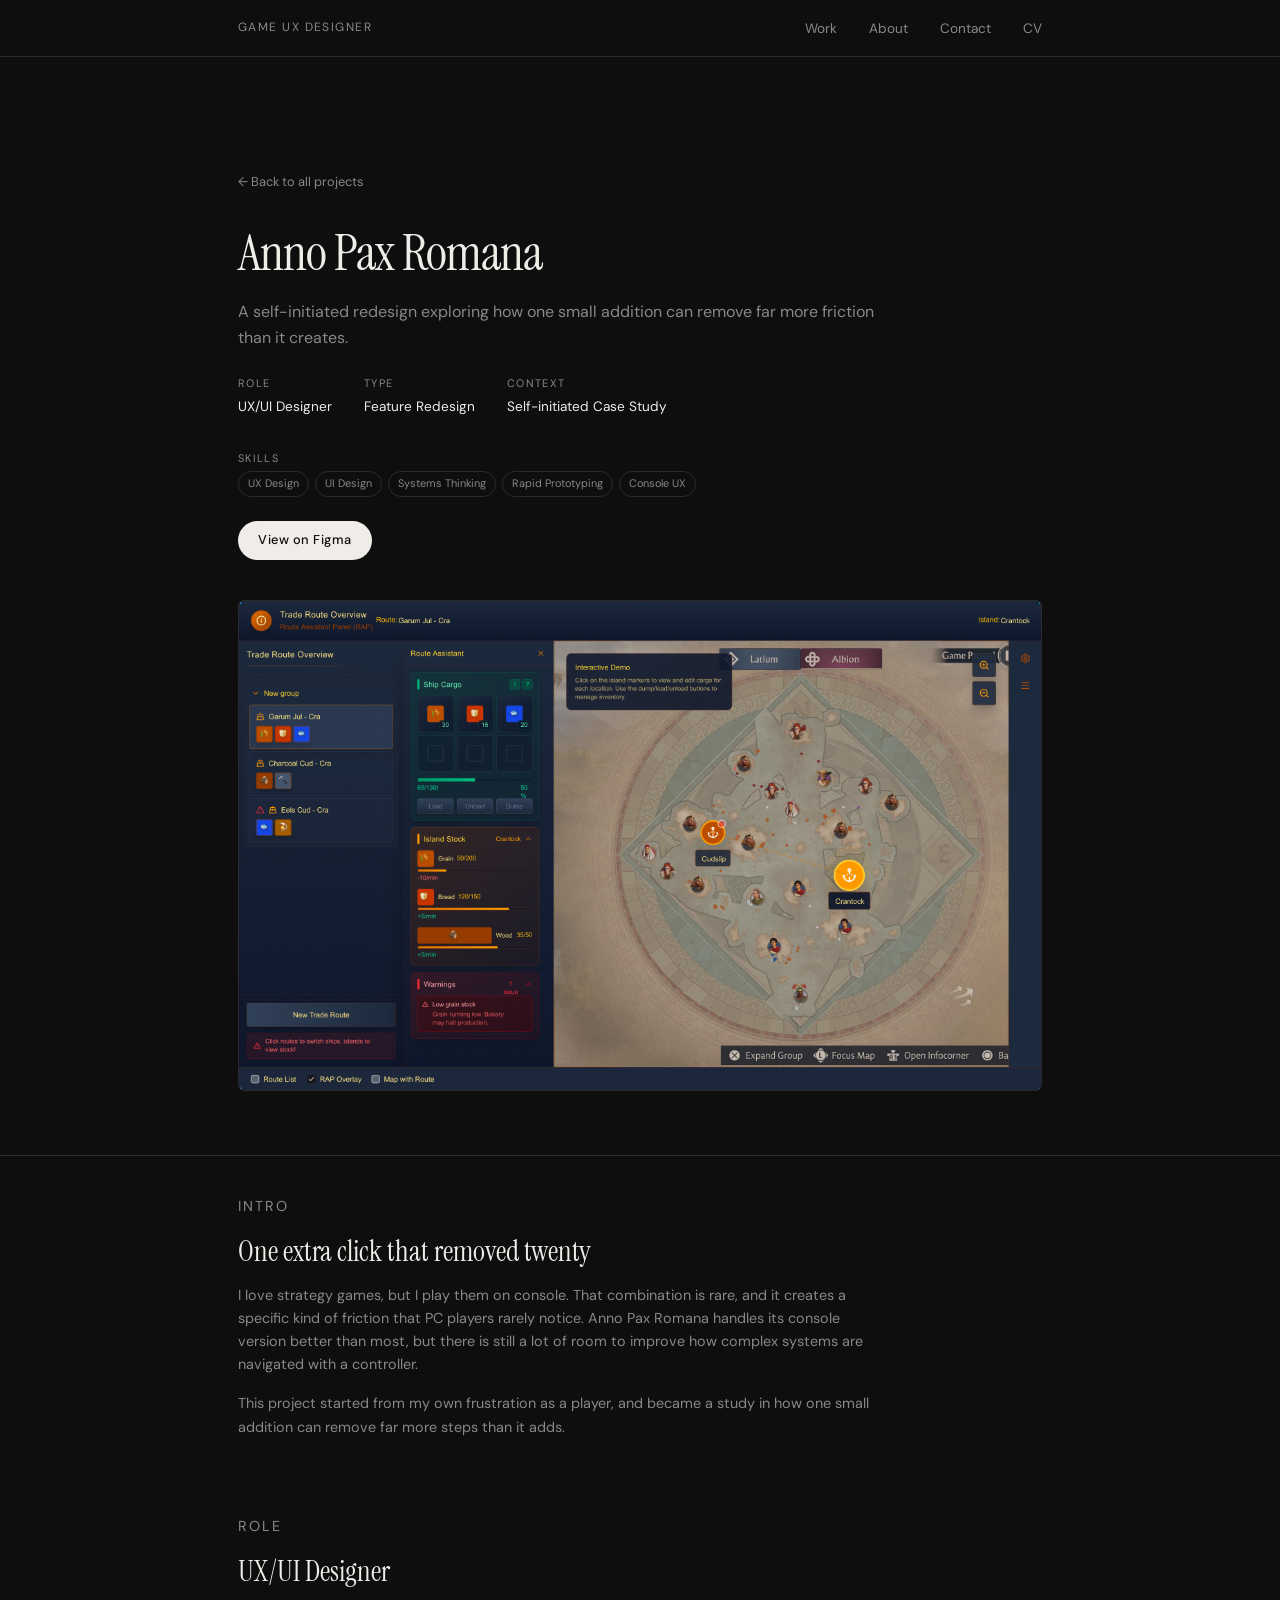
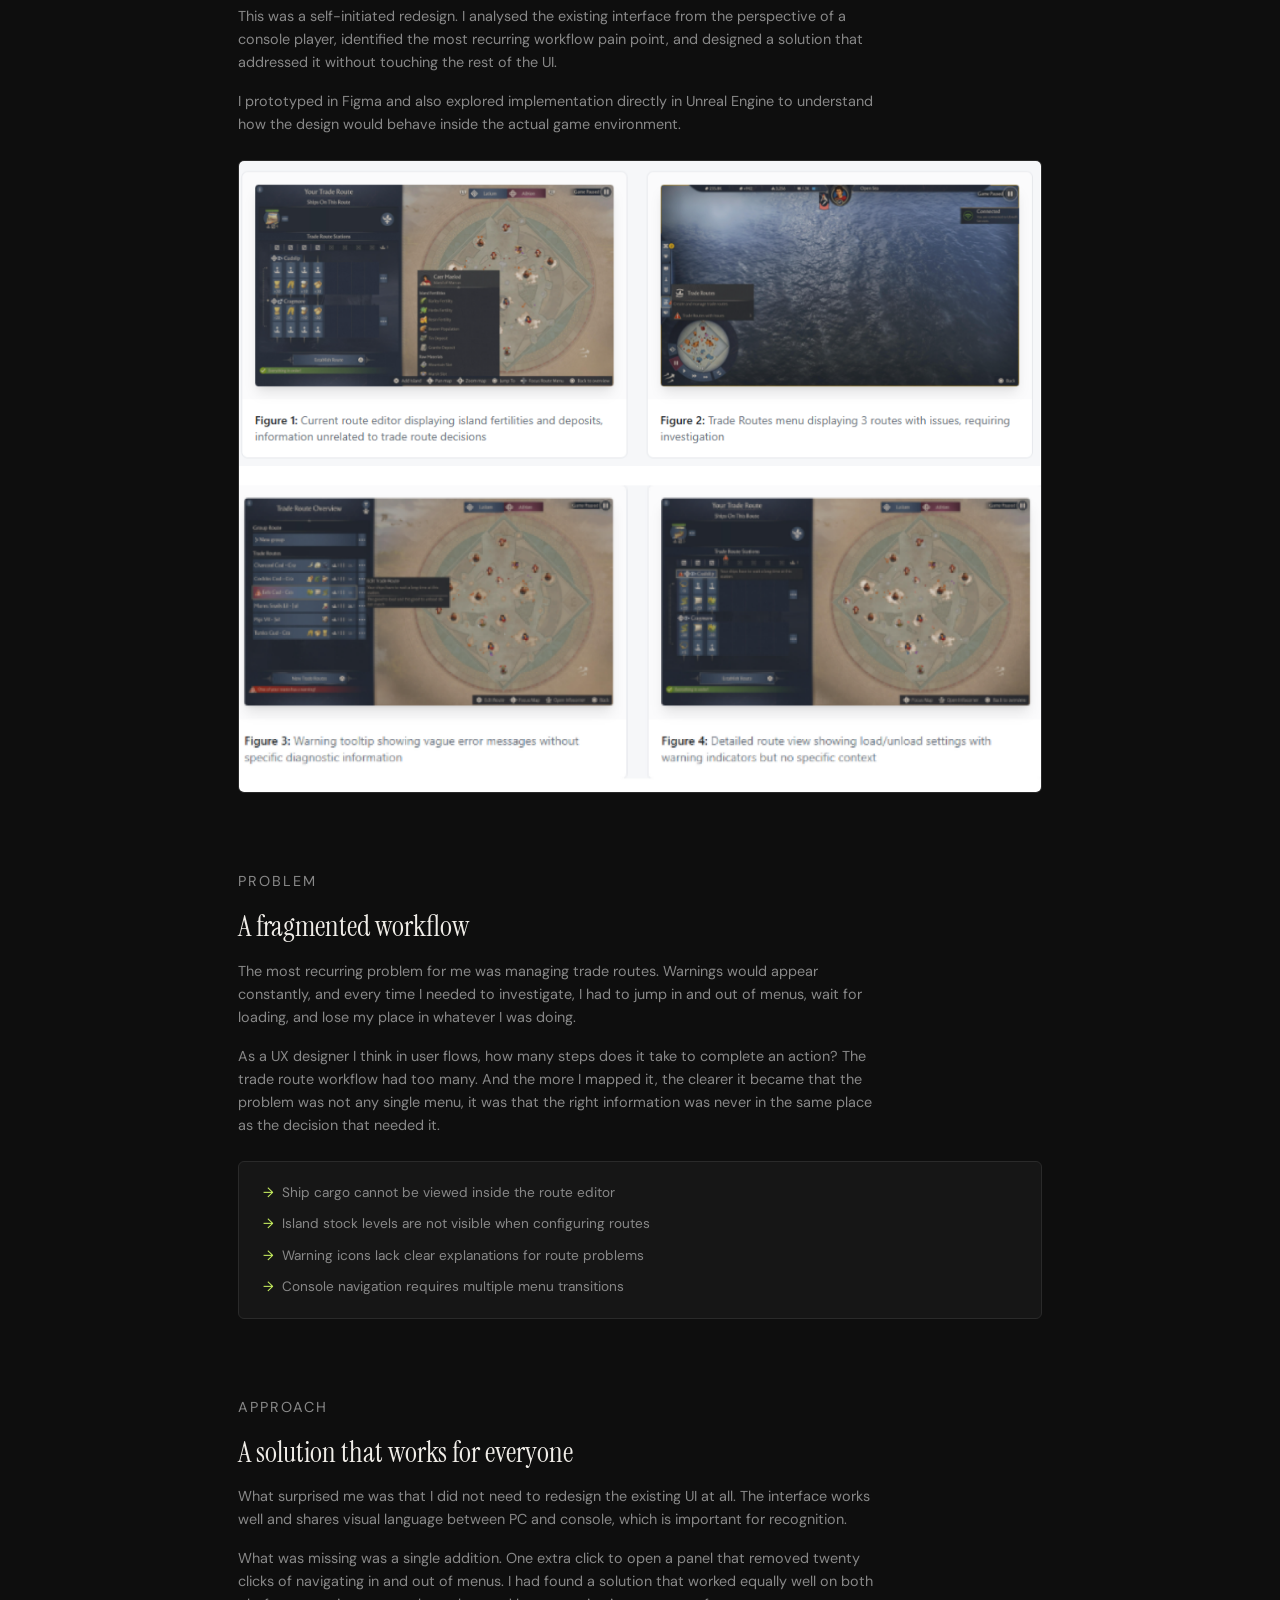
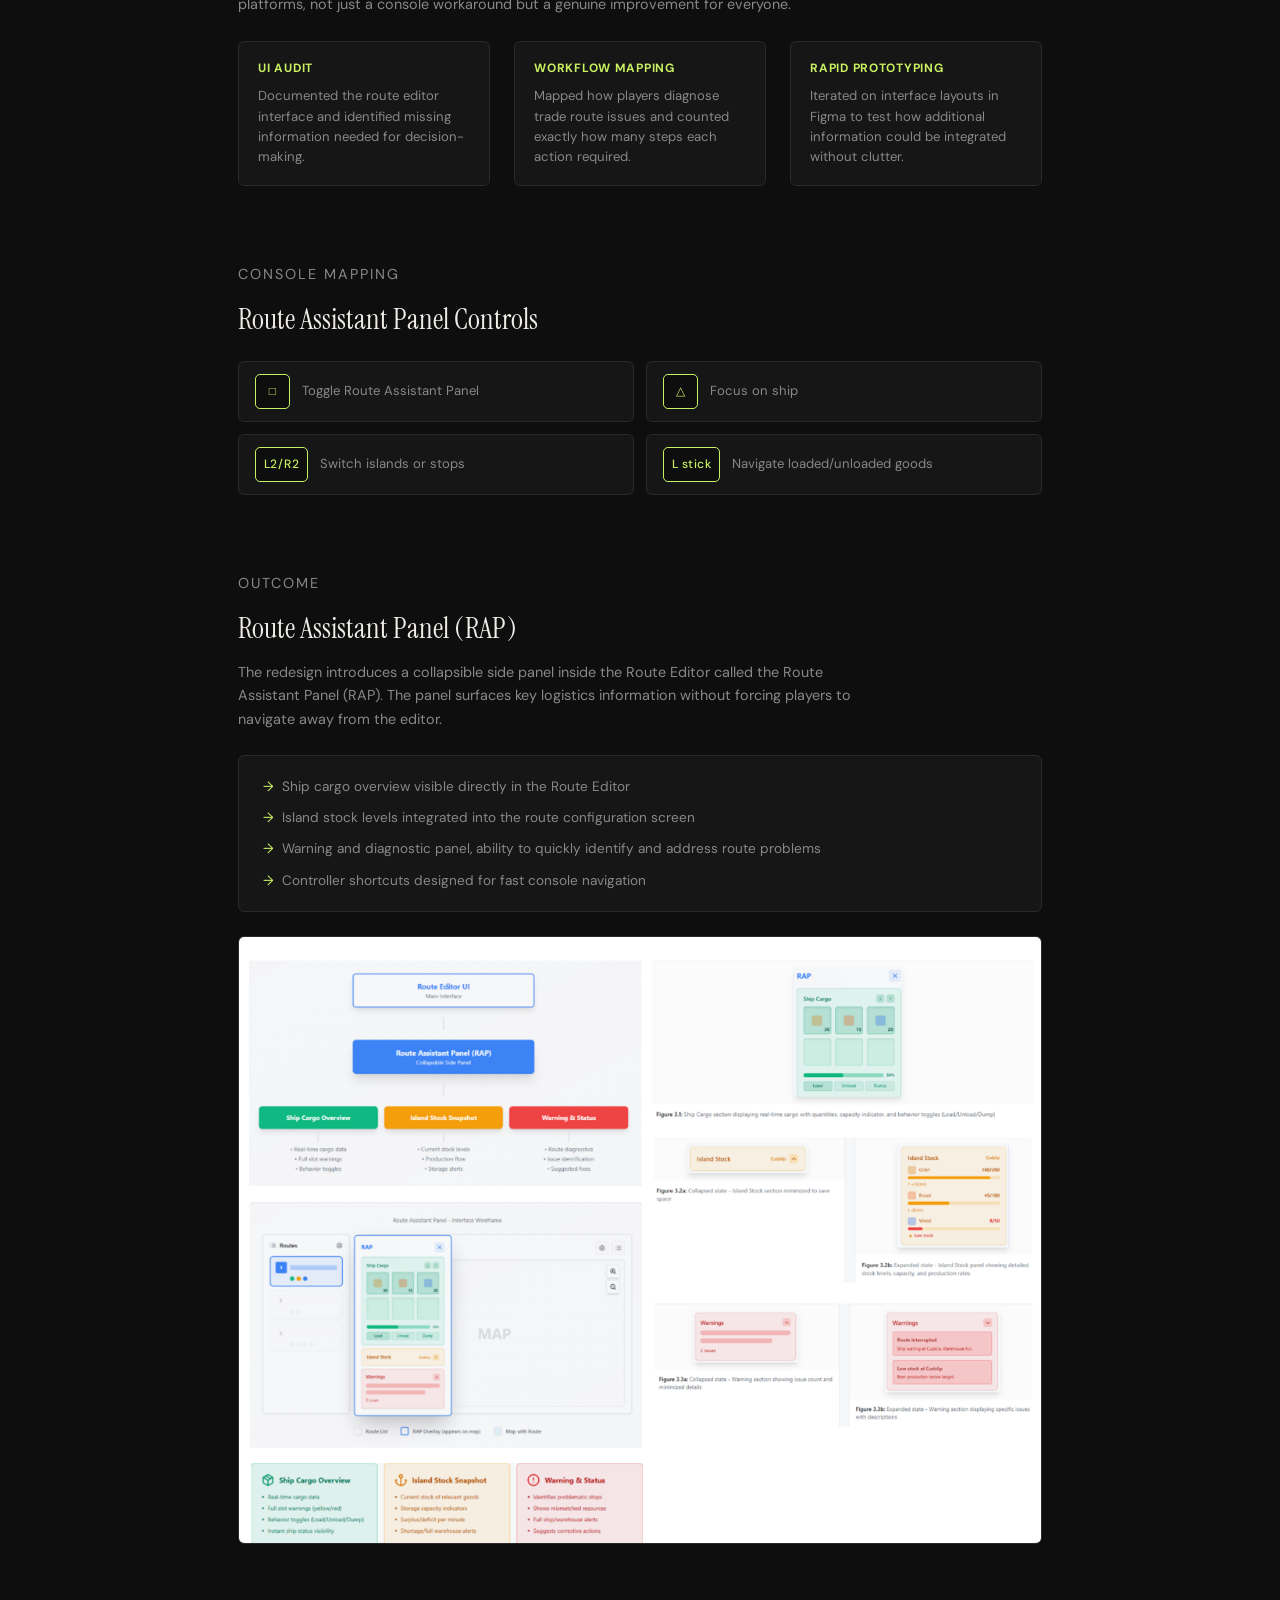
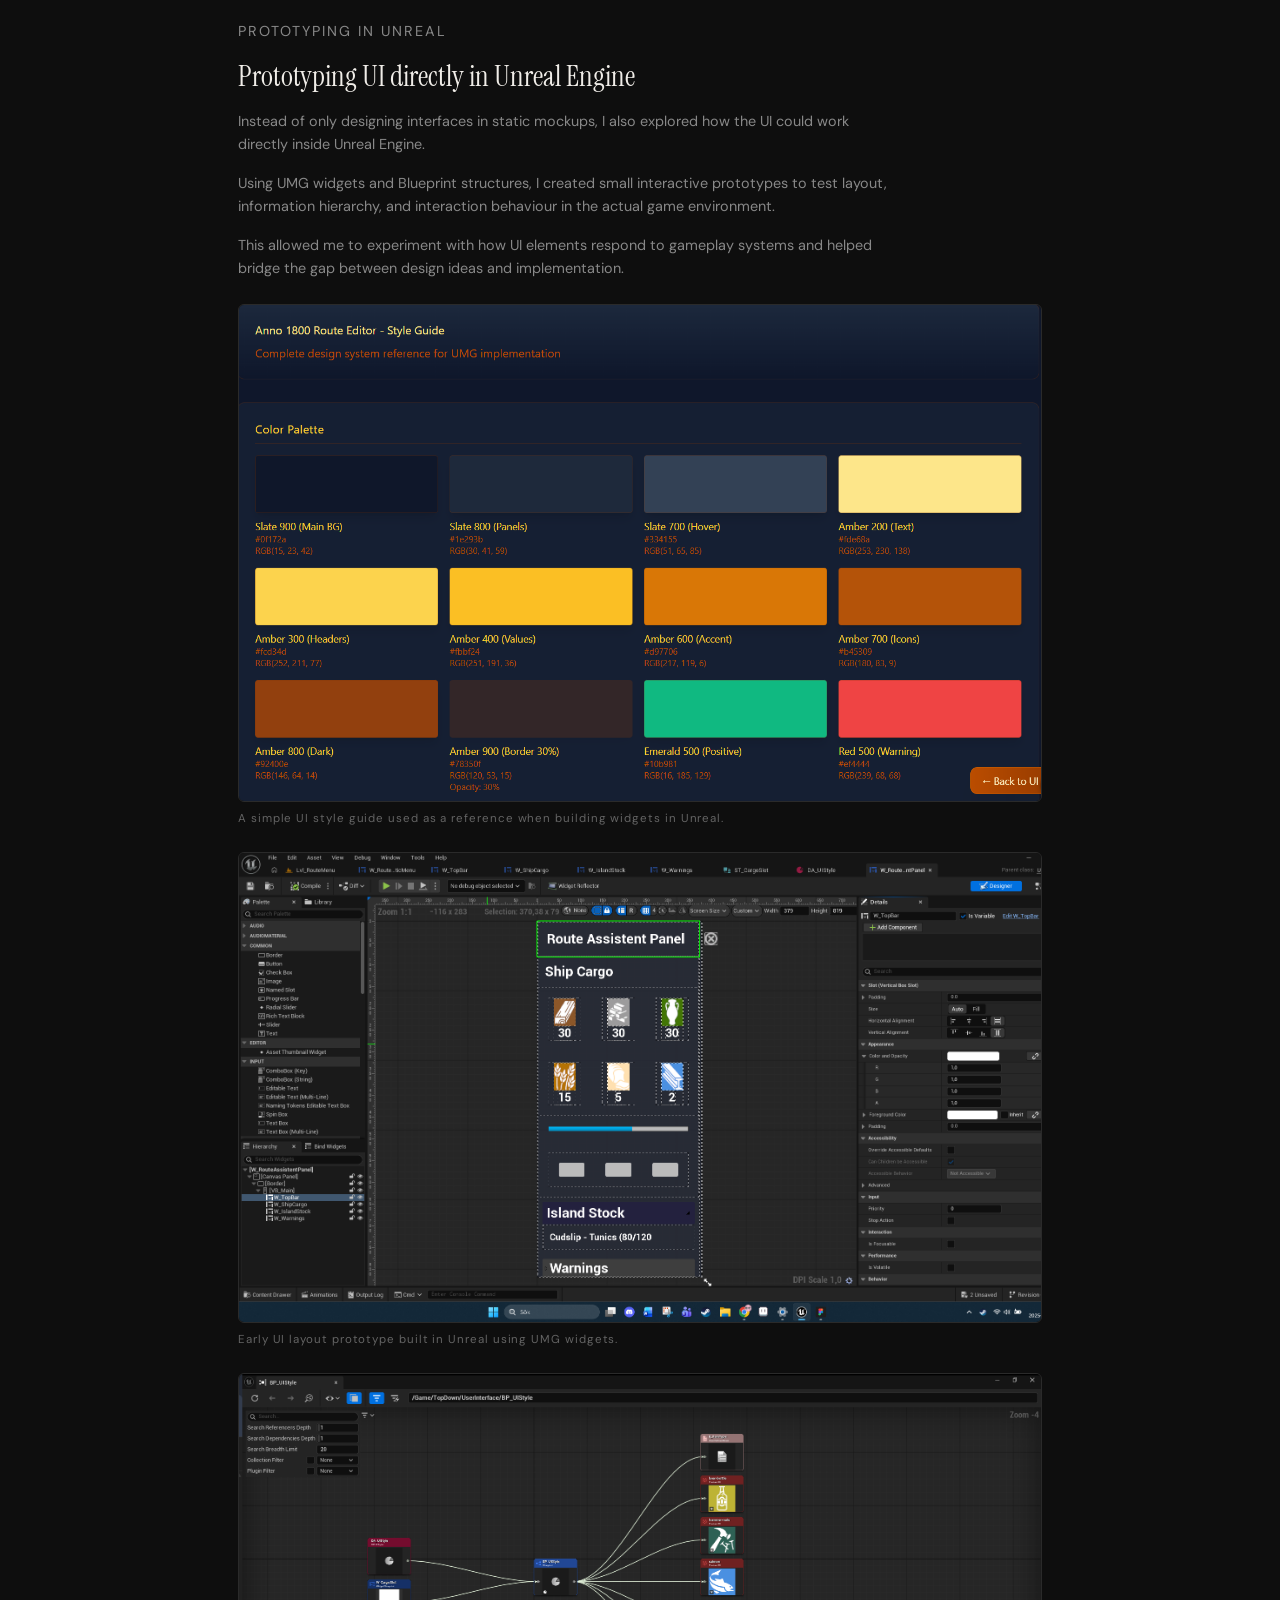
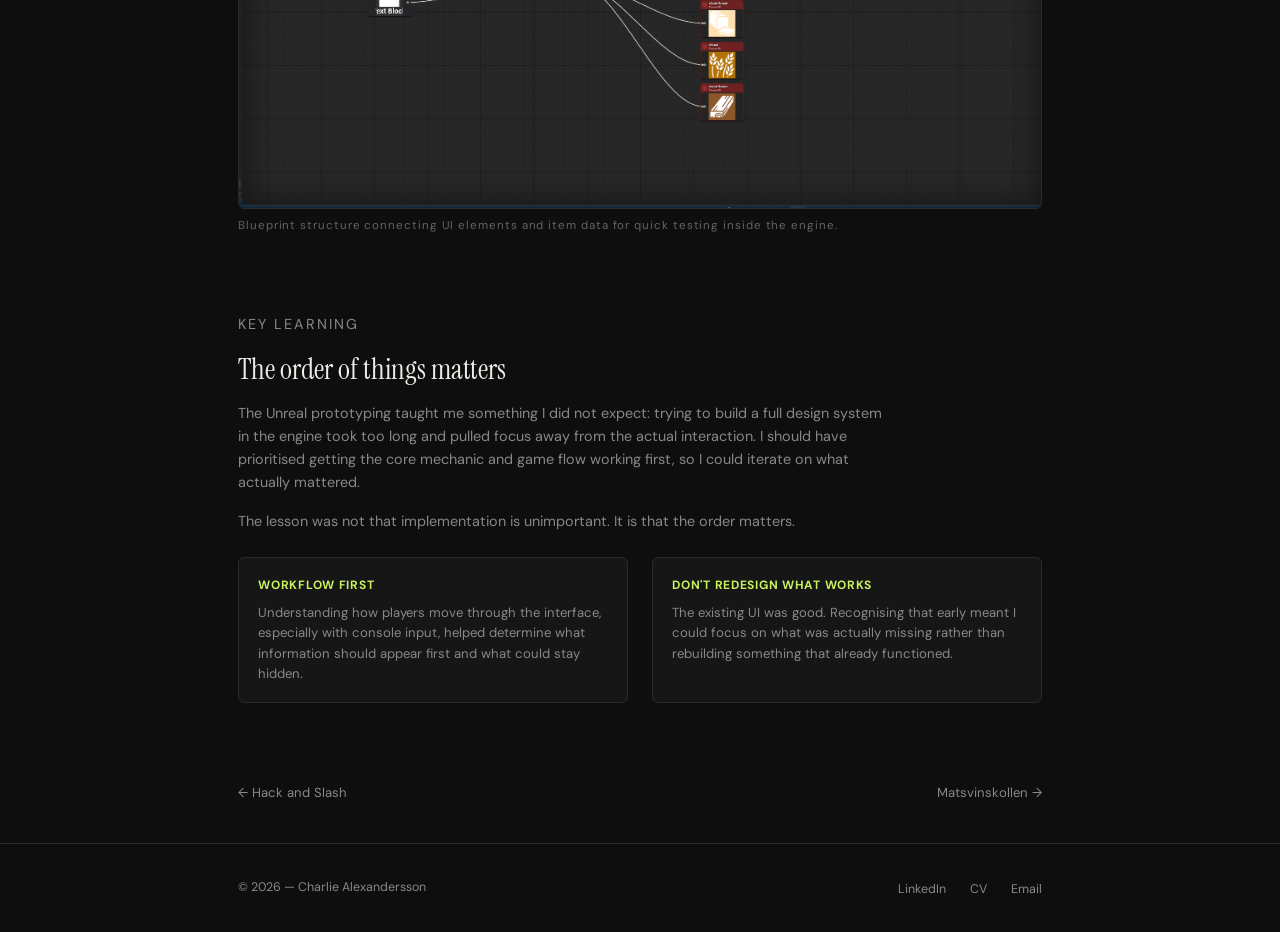
<file: anno-pax-romana.html>
<!DOCTYPE html>
<html lang="en">
<head>
  <meta charset="UTF-8" />
  <meta name="viewport" content="width=device-width, initial-scale=1.0" />
  <title>Case Study – Charlie Alexandersson</title>
  <link rel="stylesheet" href="styles/style.css" />
</head>
<body>

  <!-- NAV -->
  <nav class="p-nav">
    <div class="p-container">
      <a href="index.html" class="p-nav-logo">Game UX Designer</a>
      <ul class="p-nav-links">
        <li><a href="index.html#work">Work</a></li>
        <li><a href="index.html#about">About</a></li>
        <li><a href="mailto:charlie.alexandersson@hotmail.com">Contact</a></li>
        <li><a href="cv.html">CV</a></li>
      </ul>
    </div>
  </nav>

  <!-- HERO — populated by case.js -->
  <section class="case-hero">
    <div class="p-container">
      <a href="index.html#work" class="case-back">&larr; Back to all projects</a>
      <h1 id="cs-title"></h1>
      <p class="case-subtitle" id="cs-subtitle"></p>
      <div class="case-meta">
        <div class="case-meta-item">
          <span class="case-meta-label">Role</span>
          <span class="case-meta-value" id="cs-meta-role"></span>
        </div>
        <div class="case-meta-item">
          <span class="case-meta-label">Type</span>
          <span class="case-meta-value" id="cs-meta-type"></span>
        </div>
        <div class="case-meta-item">
          <span class="case-meta-label">Context</span>
          <span class="case-meta-value" id="cs-meta-context"></span>
        </div>
        <div class="case-meta-item">
          <span class="case-meta-label">Skills</span>
          <div class="tag-list" id="cs-meta-skills"></div>
        </div>
      </div>
      <div class="case-links" id="cs-links"></div>
      <img id="cs-cover" class="case-cover" src="" alt="" />
    </div>
  </section>

  <!-- SECTIONS — built by case.js -->
  <div id="cs-sections"></div>

  <!-- PROJECT NAV — built by case.js -->
  <div class="p-container">
    <div class="case-nav" id="cs-nav"></div>
  </div>

  <!-- FOOTER -->
  <footer class="p-footer">
    <div class="p-container">
      <p>&copy; 2026 — Charlie Alexandersson</p>
      <ul class="p-footer-links">
        <li><a href="https://se.linkedin.com/in/charlie-alexandersson-ux-designer" target="_blank">LinkedIn</a></li>
        <li><a href="cv.html">CV</a></li>
        <li><a href="mailto:charlie.alexandersson@hotmail.com">Email</a></li>
      </ul>
    </div>
  </footer>

  <button class="back-to-top" aria-label="Back to top">&uarr;</button>

  <script src="scripts/case.js"></script>
  <script>
    const backToTop = document.querySelector('.back-to-top');
    window.addEventListener('scroll', () => { backToTop.classList.toggle('visible', window.scrollY > 400); });
    backToTop.addEventListener('click', () => { window.scrollTo({ top: 0, behavior: 'smooth' }); });
  </script>
</body>
</html>
</file>
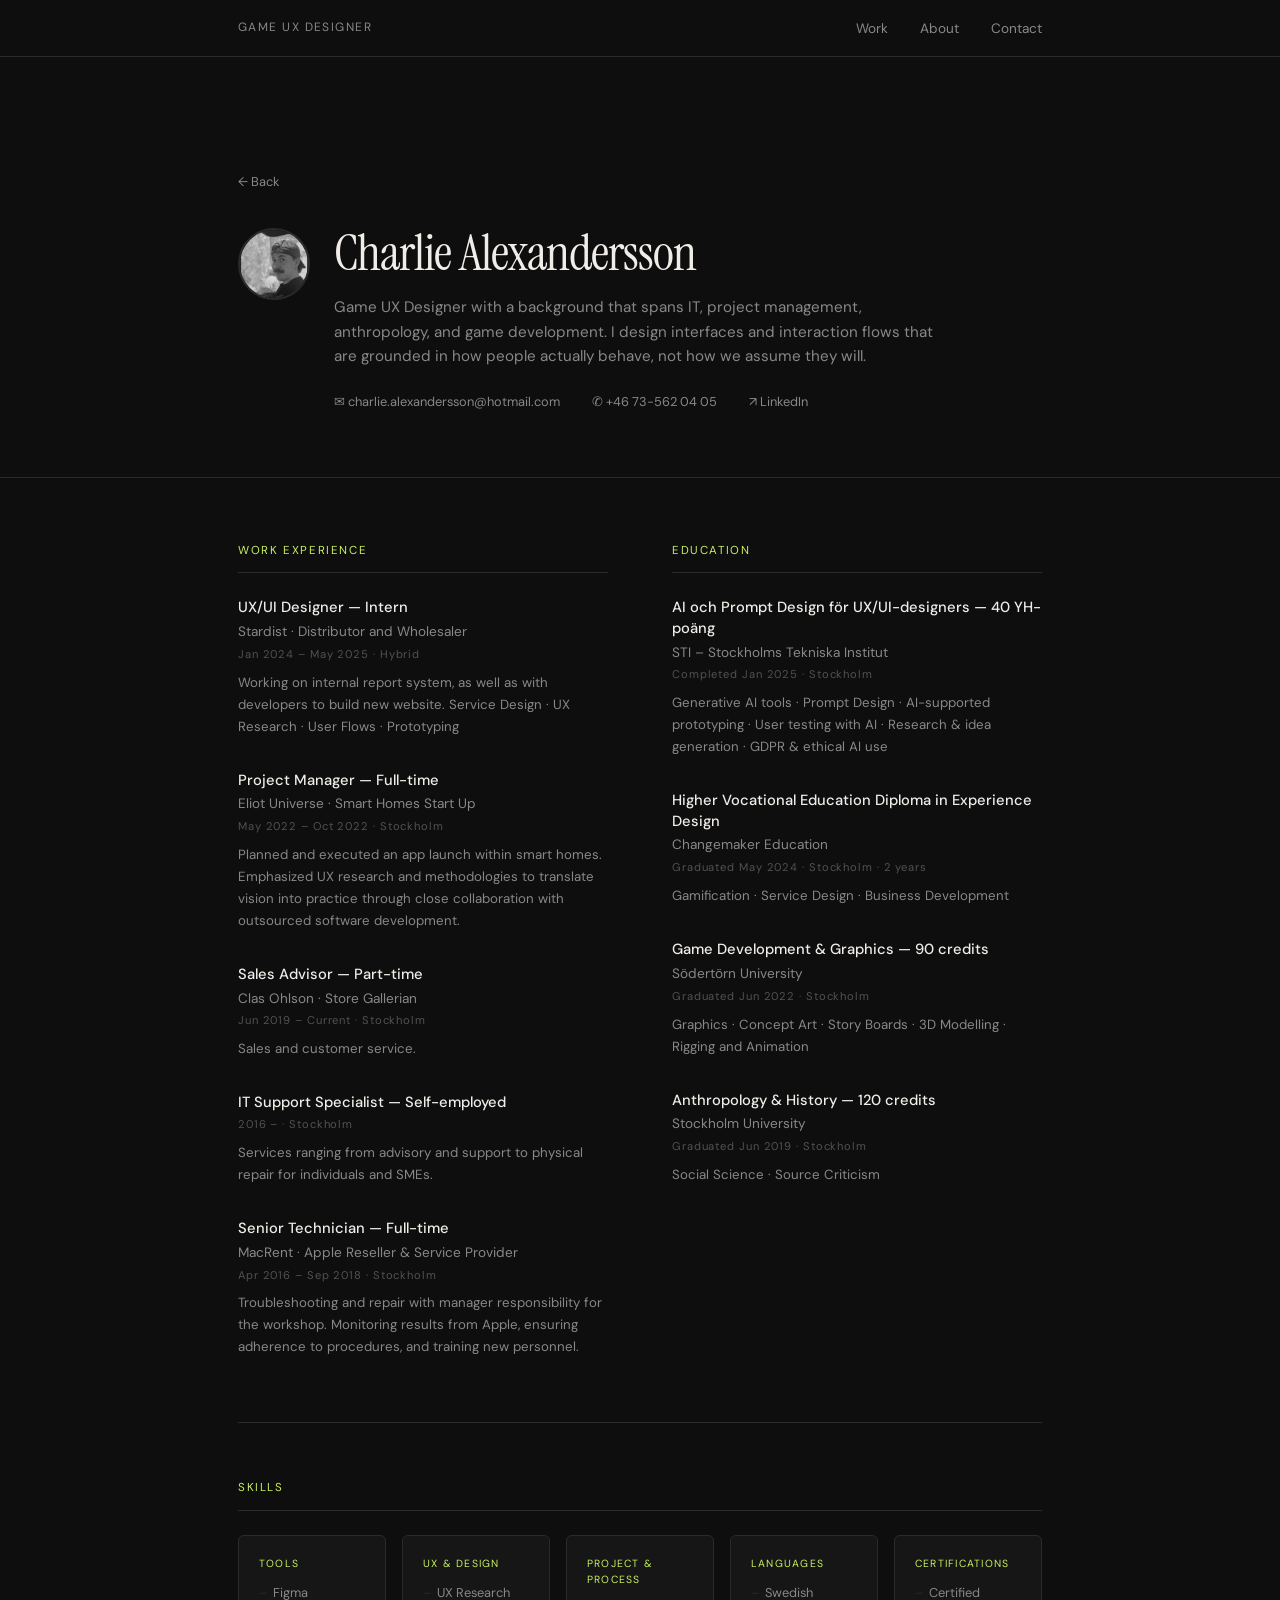
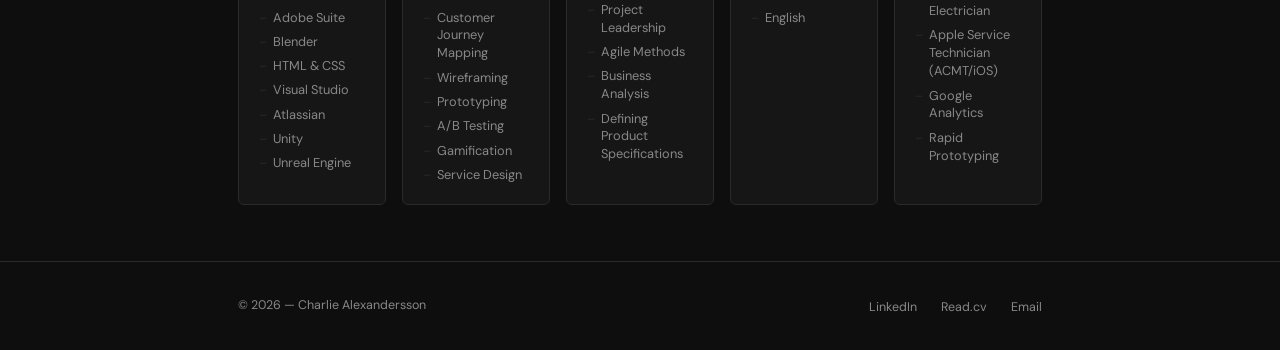
<file: cv.html>
<!DOCTYPE html>
<html lang="en">
<head>
  <meta charset="UTF-8" />
  <meta name="viewport" content="width=device-width, initial-scale=1.0" />
  <title>CV – Charlie Alexandersson</title>
  <link rel="stylesheet" href="styles/style.css" />
  <style>
    .cv-hero {
      padding-top: clamp(3rem, 10vw, 7rem);
      padding-bottom: clamp(2rem, 6vw, 4rem);
      border-bottom: 1px solid var(--border);
    }

    .cv-hero-inner {
      display: flex;
      align-items: flex-start;
      gap: 1.5rem;
    }

    .cv-avatar-btn {
      flex-shrink: 0;
      width: 72px;
      height: 72px;
      border-radius: 50%;
      overflow: hidden;
      border: 2px solid var(--border);
      cursor: pointer;
      background: none;
      padding: 0;
      margin-top: 0.25rem;
      transition: border-color 0.2s;
    }

    .cv-avatar-btn:hover { border-color: var(--accent); }

    .cv-avatar-btn img {
      width: 100%;
      height: 100%;
      object-fit: cover;
      object-position: center 15%;
      filter: grayscale(20%);
      display: block;
    }

    .cv-lightbox {
      position: fixed;
      inset: 0;
      background: rgba(0,0,0,0.85);
      display: flex;
      align-items: center;
      justify-content: center;
      z-index: 999;
      opacity: 0;
      visibility: hidden;
      transition: opacity 0.25s, visibility 0.25s;
      cursor: pointer;
    }

    .cv-lightbox.open { opacity: 1; visibility: visible; }

    .cv-lightbox img {
      width: clamp(260px, 50vw, 420px);
      aspect-ratio: 3/4;
      object-fit: cover;
      object-position: center 15%;
      border-radius: 12px;
      filter: grayscale(15%);
      border: 1px solid var(--border);
    }

    .cv-hero h1 {
      font-family: var(--font-display);
      font-size: clamp(2rem, 5vw, 3.2rem);
      font-weight: 400;
      line-height: 1.15;
      letter-spacing: -0.02em;
      margin-bottom: 0.75rem;
    }

    .cv-hero p {
      color: var(--text-secondary);
      font-size: 0.95rem;
      max-width: 60ch;
      margin-bottom: 1.5rem;
    }

    .cv-contact {
      display: flex;
      flex-wrap: wrap;
      gap: 1rem 2rem;
      margin-top: 1.5rem;
    }

    .cv-contact a {
      font-size: 0.8rem;
      color: var(--text-secondary);
      text-decoration: none;
      display: flex;
      align-items: center;
      gap: 0.4rem;
      transition: color 0.2s;
    }

    .cv-contact a:hover { color: var(--accent); }

    /* Two-col grid for experience + education */
    .cv-grid {
      display: grid;
      grid-template-columns: 1fr 1fr;
      gap: 0 4rem;
      padding-top: clamp(2rem, 6vw, 4rem);
      padding-bottom: 2rem;
      border-bottom: 1px solid var(--border);
    }

    .cv-col { display: flex; flex-direction: column; }

    .cv-section-label {
      font-size: 0.72rem;
      letter-spacing: 0.14em;
      text-transform: uppercase;
      color: var(--accent);
      margin-bottom: 1.5rem;
      padding-bottom: 0.75rem;
      border-bottom: 1px solid var(--border);
    }

    .cv-entry {
      display: flex;
      flex-direction: column;
      gap: 0.2rem;
      padding-bottom: 2rem;
    }

    .cv-entry-title {
      font-size: 0.92rem;
      font-weight: 500;
      color: var(--text-primary);
      line-height: 1.4;
    }

    .cv-entry-org {
      font-size: 0.85rem;
      color: var(--text-secondary);
    }

    .cv-entry-date {
      font-size: 0.7rem;
      letter-spacing: 0.08em;
      color: var(--text-secondary);
      opacity: 0.55;
      margin-bottom: 0.3rem;
    }

    .cv-entry-body {
      font-size: 0.83rem;
      color: var(--text-secondary);
      line-height: 1.65;
    }

    /* Skills — full width horizontal grid */
    .cv-skills-section {
      padding-block: clamp(2rem, 5vw, 3.5rem);
    }

    .cv-skills-grid {
      display: grid;
      grid-template-columns: repeat(5, 1fr);
      gap: 1rem;
      margin-top: 1.5rem;
    }

    .cv-skill-card {
      background: var(--surface);
      border: 1px solid var(--border);
      border-radius: 6px;
      padding: 1.25rem;
    }

    .cv-skills-label {
      font-size: 0.65rem;
      letter-spacing: 0.12em;
      text-transform: uppercase;
      color: var(--accent);
      margin-bottom: 0.75rem;
      display: block;
    }

    .cv-skills-list {
      list-style: none;
      display: flex;
      flex-direction: column;
      gap: 0.4rem;
    }

    .cv-skills-list li {
      font-size: 0.8rem;
      color: var(--text-secondary);
      line-height: 1.4;
      padding-left: 0.9rem;
      position: relative;
    }

    .cv-skills-list li::before {
      content: '–';
      position: absolute;
      left: 0;
      color: var(--border);
    }

    @media (max-width: 780px) {
      .cv-skills-grid { grid-template-columns: 1fr 1fr; }
    }

    @media (max-width: 640px) {
      .cv-grid { grid-template-columns: 1fr; gap: 0; }
      .cv-skills-grid { grid-template-columns: 1fr; }
    }
  </style>
</head>
<body>

  <nav class="p-nav">
    <div class="p-container">
      <a href="index.html" class="p-nav-logo">Game UX Designer</a>
      <ul class="p-nav-links">
        <li><a href="index.html#work">Work</a></li>
        <li><a href="index.html#about">About</a></li>
        <li><a href="/cdn-cgi/l/email-protection#eb88838a9987828ec58a878e938a858f8e9998988485ab83849f868a8287c5888486">Contact</a></li>
      </ul>
    </div>
  </nav>

  <!-- HERO -->
  <section class="cv-hero">
    <div class="p-container">
      <a href="index.html" class="case-back">&larr; Back</a>
      <div class="cv-hero-inner">
        <button class="cv-avatar-btn" aria-label="View photo" id="cvAvatarBtn">
          <img src="profilephoto.png" alt="Charlie Alexandersson" />
        </button>
        <div>
          <h1>Charlie Alexandersson</h1>
          <p>Game UX Designer with a background that spans IT, project management, anthropology, and game development. I design interfaces and interaction flows that are grounded in how people actually behave, not how we assume they will.</p>
          <div class="cv-contact">
            <a href="mailto:charlie.alexandersson@hotmail.com">✉ charlie.alexandersson@hotmail.com</a>
            <a href="tel:+46735620405">✆ +46 73-562 04 05</a>
            <a href="https://se.linkedin.com/in/charlie-alexandersson-ux-designer" target="_blank">↗ LinkedIn</a>
          </div>
        </div>
      </div>
    </div>
  </section>

  <!-- LIGHTBOX -->
  <div class="cv-lightbox" id="cvLightbox" role="dialog" aria-label="Profile photo">
    <img src="profilephoto.png" alt="Charlie Alexandersson" />
  </div>

  <!-- EXPERIENCE + EDUCATION -->
  <div class="p-container">
    <div class="cv-grid">

      <!-- Work Experience -->
      <div class="cv-col">
        <p class="cv-section-label">Work Experience</p>

        <div class="cv-entry">
          <span class="cv-entry-title">UX/UI Designer — Intern</span>
          <span class="cv-entry-org">Stardist · Distributor and Wholesaler</span>
          <span class="cv-entry-date">Jan 2024 – May 2025 · Hybrid</span>
          <p class="cv-entry-body">Working on internal report system, as well as with developers to build new website. Service Design · UX Research · User Flows · Prototyping</p>
        </div>

        <div class="cv-entry">
          <span class="cv-entry-title">Project Manager — Full-time</span>
          <span class="cv-entry-org">Eliot Universe · Smart Homes Start Up</span>
          <span class="cv-entry-date">May 2022 – Oct 2022 · Stockholm</span>
          <p class="cv-entry-body">Planned and executed an app launch within smart homes. Emphasized UX research and methodologies to translate vision into practice through close collaboration with outsourced software development.</p>
        </div>

        <div class="cv-entry">
          <span class="cv-entry-title">Sales Advisor — Part-time</span>
          <span class="cv-entry-org">Clas Ohlson · Store Gallerian</span>
          <span class="cv-entry-date">Jun 2019 – Current · Stockholm</span>
          <p class="cv-entry-body">Sales and customer service.</p>
        </div>

        <div class="cv-entry">
          <span class="cv-entry-title">IT Support Specialist — Self-employed</span>
          <span class="cv-entry-date">2016 – · Stockholm</span>
          <p class="cv-entry-body">Services ranging from advisory and support to physical repair for individuals and SMEs.</p>
        </div>

        <div class="cv-entry">
          <span class="cv-entry-title">Senior Technician — Full-time</span>
          <span class="cv-entry-org">MacRent · Apple Reseller & Service Provider</span>
          <span class="cv-entry-date">Apr 2016 – Sep 2018 · Stockholm</span>
          <p class="cv-entry-body">Troubleshooting and repair with manager responsibility for the workshop. Monitoring results from Apple, ensuring adherence to procedures, and training new personnel.</p>
        </div>
      </div>

      <!-- Education -->
      <div class="cv-col">
        <p class="cv-section-label">Education</p>

        <div class="cv-entry">
          <span class="cv-entry-title">AI och Prompt Design för UX/UI-designers — 40 YH-poäng</span>
          <span class="cv-entry-org">STI – Stockholms Tekniska Institut</span>
          <span class="cv-entry-date">Completed Jan 2025 · Stockholm</span>
          <p class="cv-entry-body">Generative AI tools · Prompt Design · AI-supported prototyping · User testing with AI · Research & idea generation · GDPR & ethical AI use</p>
        </div>

        <div class="cv-entry">
          <span class="cv-entry-title">Higher Vocational Education Diploma in Experience Design</span>
          <span class="cv-entry-org">Changemaker Education</span>
          <span class="cv-entry-date">Graduated May 2024 · Stockholm · 2 years</span>
          <p class="cv-entry-body">Gamification · Service Design · Business Development</p>
        </div>

        <div class="cv-entry">
          <span class="cv-entry-title">Game Development & Graphics — 90 credits</span>
          <span class="cv-entry-org">Södertörn University</span>
          <span class="cv-entry-date">Graduated Jun 2022 · Stockholm</span>
          <p class="cv-entry-body">Graphics · Concept Art · Story Boards · 3D Modelling · Rigging and Animation</p>
        </div>

        <div class="cv-entry">
          <span class="cv-entry-title">Anthropology & History — 120 credits</span>
          <span class="cv-entry-org">Stockholm University</span>
          <span class="cv-entry-date">Graduated Jun 2019 · Stockholm</span>
          <p class="cv-entry-body">Social Science · Source Criticism</p>
        </div>
      </div>

    </div>

    <!-- SKILLS — full width -->
    <div class="cv-skills-section">
      <p class="cv-section-label">Skills</p>
      <div class="cv-skills-grid">

        <div class="cv-skill-card">
          <span class="cv-skills-label">Tools</span>
          <ul class="cv-skills-list">
            <li>Figma</li>
            <li>Adobe Suite</li>
            <li>Blender</li>
            <li>HTML &amp; CSS</li>
            <li>Visual Studio</li>
            <li>Atlassian</li>
            <li>Unity</li>
            <li>Unreal Engine</li>
          </ul>
        </div>

        <div class="cv-skill-card">
          <span class="cv-skills-label">UX &amp; Design</span>
          <ul class="cv-skills-list">
            <li>UX Research</li>  
            <li>Customer Journey Mapping</li>
            <li>Wireframing</li>
            <li>Prototyping</li>
            <li>A/B Testing</li>
            <li>Gamification</li>
            <li>Service Design</li>
          </ul>
        </div>

        <div class="cv-skill-card">
          <span class="cv-skills-label">Project &amp; Process</span>
          <ul class="cv-skills-list">
            <li>Project Leadership</li>
            <li>Agile Methods</li>
            <li>Business Analysis</li>
            <li>Defining Product Specifications</li>
          </ul>
        </div>

        <div class="cv-skill-card">
          <span class="cv-skills-label">Languages</span>
          <ul class="cv-skills-list">
            <li>Swedish</li>
            <li>English</li>
          </ul>
        </div>

        <div class="cv-skill-card">
          <span class="cv-skills-label">Certifications</span>
          <ul class="cv-skills-list">
            <li>Certified Electrician</li>
            <li>Apple Service Technician (ACMT/iOS)</li>
            <li>Google Analytics</li>
            <li>Rapid Prototyping</li>
          </ul>
        </div>

      </div>
    </div>
  </div>

  <footer class="p-footer">
    <div class="p-container">
      <p>&copy; 2026 — Charlie Alexandersson</p>
      <ul class="p-footer-links">
        <li><a href="https://se.linkedin.com/in/charlie-alexandersson-ux-designer" target="_blank">LinkedIn</a></li>
        <li><a href="https://read.cv" target="_blank">Read.cv</a></li>
        <li><a href="/cdn-cgi/l/email-protection#97f4fff6e5fbfef2b9f6fbf2eff6f9f3f2e5e4e4f8f9d7fff8e3faf6fefbb9f4f8fa">Email</a></li>
      </ul>
    </div>
  </footer>

  <button class="back-to-top" aria-label="Back to top">&uarr;</button>
  <script>
  const backToTop = document.querySelector('.back-to-top');
  window.addEventListener('scroll', () => { backToTop.classList.toggle('visible', window.scrollY > 400); });
  backToTop.addEventListener('click', () => { window.scrollTo({ top: 0, behavior: 'smooth' }); });

  const cvAvatarBtn = document.getElementById('cvAvatarBtn');
  const cvLightbox = document.getElementById('cvLightbox');
  cvAvatarBtn.addEventListener('click', () => cvLightbox.classList.add('open'));
  cvLightbox.addEventListener('click', () => cvLightbox.classList.remove('open'));
  document.addEventListener('keydown', e => {
    if (e.key === 'Escape') cvLightbox.classList.remove('open');
  });
</script>
</body>
</html>
</file>
<file: styles/style.css>
@import url('https://fonts.googleapis.com/css2?family=Instrument+Serif:ital@0;1&family=DM+Sans:wght@300;400;500&display=swap');

*, *::before, *::after { box-sizing: border-box; margin: 0; padding: 0; }

:root {
  --bg: #0e0e0e;
  --surface: #161616;
  --border: #2a2a2a;
  --text-primary: #f0ede8;
  --text-secondary: #888;
  --accent: #c8f060;
  --font-display: 'Instrument Serif', Georgia, serif;
  --font-body: 'DM Sans', sans-serif;
  --max-width: 900px;
  --px: clamp(1.25rem, 5vw, 3rem);
}

html { scroll-behavior: smooth; }

body {
  background: var(--bg);
  color: var(--text-primary);
  font-family: var(--font-body);
  font-size: 15px;
  line-height: 1.6;
  -webkit-font-smoothing: antialiased;
}

/* ── LAYOUT ── */
.p-container {
  max-width: var(--max-width);
  margin: 0 auto;
  padding-left: var(--px);
  padding-right: var(--px);
}

/* ── NAV ── */
.p-nav {
  position: sticky;
  top: 0;
  z-index: 100;
  background: var(--bg);
  border-bottom: 1px solid var(--border);
  padding-block: 1rem;
}

.p-nav .p-container {
  display: flex;
  justify-content: space-between;
  align-items: center;
}

.p-nav-logo {
  font-size: 0.75rem;
  letter-spacing: 0.12em;
  text-transform: uppercase;
  color: var(--text-secondary);
  text-decoration: none;
}

.p-nav-links {
  display: flex;
  gap: 2rem;
  list-style: none;
}

.p-nav-links a {
  text-decoration: none;
  color: var(--text-secondary);
  font-size: 0.85rem;
  transition: color 0.2s;
}

.p-nav-links a:hover { color: var(--text-primary); }

/* ── FOOTER ── */
.p-footer {
  border-top: 1px solid var(--border);
  padding-block: 2rem;
}

.p-footer .p-container {
  display: flex;
  justify-content: space-between;
  align-items: center;
  flex-wrap: wrap;
  gap: 1rem;
}

.p-footer p { font-size: 0.78rem; color: var(--text-secondary); }

.p-footer-links { display: flex; gap: 1.5rem; list-style: none; }

.p-footer-links a {
  font-size: 0.78rem;
  color: var(--text-secondary);
  text-decoration: none;
  transition: color 0.2s;
}

.p-footer-links a:hover { color: var(--text-primary); }

/* ── CASE STUDY SHARED ── */
.case-hero {
  padding-top: clamp(3rem, 10vw, 7rem);
  padding-bottom: clamp(2rem, 6vw, 4rem);
  border-bottom: 1px solid var(--border);
}

.case-back {
  display: inline-flex;
  align-items: center;
  gap: 0.4rem;
  text-decoration: none;
  color: var(--text-secondary);
  font-size: 0.8rem;
  margin-bottom: 2rem;
  transition: color 0.2s;
}

.case-back:hover { color: var(--text-primary); }

.case-hero h1 {
  font-family: var(--font-display);
  font-size: clamp(2rem, 5vw, 3.2rem);
  font-weight: 400;
  line-height: 1.15;
  letter-spacing: -0.02em;
  margin-bottom: 1rem;
}

.case-hero .case-subtitle {
  color: var(--text-secondary);
  font-size: 1rem;
  max-width: 60ch;
  margin-bottom: 1.5rem;
}

.case-meta {
  display: flex;
  flex-wrap: wrap;
  gap: 2rem;
  margin-top: 1.5rem;
}

.case-meta-item {
  display: flex;
  flex-direction: column;
  gap: 0.25rem;
}

.case-meta-label {
  font-size: 0.68rem;
  letter-spacing: 0.12em;
  text-transform: uppercase;
  color: var(--text-secondary);
}

.case-meta-value {
  font-size: 0.85rem;
  color: var(--text-primary);
}

.tag-list { display: flex; flex-wrap: wrap; gap: 0.4rem; }

.tag {
  font-size: 0.68rem;
  padding: 0.2rem 0.55rem;
  border-radius: 999px;
  border: 1px solid var(--border);
  color: var(--text-secondary);
}

.case-cover {
  width: 100%;
  border: 1px solid var(--border);
  border-radius: 6px;
  margin-top: 2.5rem;
  display: block;
}

.case-section {
  padding-block: clamp(1.5rem, 3vw, 2.5rem);

}

.case-section:last-of-type { border-bottom: none; }

.case-label {
  font-size: 0.72rem;
  letter-spacing: 0.14em;
  text-transform: uppercase;
  color: var(--accent);
  margin-bottom: 1.25rem;
}

.case-section h2 {
  font-family: var(--font-display);
  font-size: clamp(1.4rem, 3vw, 1.8rem);
  font-weight: 400;
  line-height: 1.2;
  margin-bottom: 1rem;
}

.case-section p {
  color: var(--text-secondary);
  font-size: 0.9rem;
  max-width: 65ch;
  margin-bottom: 1rem;
}

.case-section p:last-child { margin-bottom: 0; }

.case-highlight {
  background: var(--surface);
  border: 1px solid var(--border);
  border-radius: 6px;
  padding: 1.25rem 1.5rem;
  margin-top: 1.5rem;
}

.case-highlight ul {
  list-style: none;
  display: flex;
  flex-direction: column;
  gap: 0.6rem;
}

.case-highlight li {
  font-size: 0.85rem;
  color: var(--text-secondary);
  padding-left: 1.2rem;
  position: relative;
}

.case-highlight li::before {
  content: '→';
  position: absolute;
  left: 0;
  color: var(--accent);
}

.case-image {
  width: 100%;
  border: 1px solid var(--border);
  border-radius: 6px;
  margin-top: 1.5rem;
  display: block;
}

.case-two-col {
  display: grid;
  grid-template-columns: 1fr 1fr;
  gap: 1.5rem;
  margin-top: 1.5rem;
}

.case-two-col .col-block,
.case-three-col .col-block {
  background: var(--surface);
  border: 1px solid var(--border);
  border-radius: 6px;
  padding: 1.1rem 1.2rem;
}

.col-block h4 {
  font-size: 0.75rem;
  letter-spacing: 0.06em;
  text-transform: uppercase;
  color: var(--accent);
  margin-bottom: 0.5rem;
}

.col-block p {
  font-size: 0.82rem;
  color: var(--text-secondary);
  line-height: 1.55;
}

.case-three-col {
  display: grid;
  grid-template-columns: 1fr 1fr 1fr;
  gap: 1.5rem;
  margin-top: 1.5rem;
}

.case-nav {
  display: flex;
  justify-content: space-between;
  align-items: center;
  padding-block: 2.5rem;
}

.case-nav a {
  text-decoration: none;
  color: var(--text-secondary);
  font-size: 0.82rem;
  transition: color 0.2s;
  display: flex;
  align-items: center;
  gap: 0.4rem;
}

.case-nav a:hover { color: var(--accent); }
.case-nav .next { margin-left: auto; }

.case-links {
  display: flex;
  flex-wrap: wrap;
  gap: 0.75rem;
  margin-top: 1.5rem;
}

.case-links a {
  display: inline-flex;
  align-items: center;
  padding: 0.6rem 1.25rem;
  font-family: var(--font-body);
  font-size: 0.8rem;
  font-weight: 500;
  letter-spacing: 0.04em;
  text-decoration: none;
  border-radius: 999px;
  transition: all 0.2s;
  background: transparent;
  color: var(--text-secondary);
  border: 1px solid var(--border);
}

.case-links a:hover {
  border-color: var(--text-secondary);
  color: var(--text-primary);
}

.case-links a.primary {
  background: var(--text-primary);
  color: var(--bg);
  border: none;
}

.case-links a.primary:hover { background: var(--accent); }

/* ── BACK TO TOP ── */
.back-to-top {
  position: fixed;
  bottom: 2rem;
  left: 50%;
  transform: translateX(-50%);
  width: 40px;
  height: 40px;
  border-radius: 50%;
  background: var(--surface);
  border: 1px solid var(--border);
  color: var(--text-secondary);
  font-size: 1.1rem;
  cursor: pointer;
  display: flex;
  align-items: center;
  justify-content: center;
  opacity: 0;
  visibility: hidden;
  transition: opacity 0.3s, visibility 0.3s, background 0.2s, border-color 0.2s, color 0.2s;
  z-index: 99;
}

.back-to-top.visible { opacity: 1; visibility: visible; }

.back-to-top:hover {
  background: var(--accent);
  border-color: var(--accent);
  color: var(--bg);
}

/* ── RESPONSIVE ── */
@media (max-width: 640px) {
  .case-two-col { grid-template-columns: 1fr; }
  .case-three-col { grid-template-columns: 1fr; }
  .case-meta { gap: 1rem; }
}

/* ── CONTROLLER MAP ── */
.ctrl-grid {
  display: grid;
  grid-template-columns: 1fr 1fr;
  gap: 0.75rem;
  margin-top: 1.5rem;
}

.ctrl-row {
  display: flex;
  align-items: center;
  gap: 0.75rem;
  background: var(--surface);
  border: 1px solid var(--border);
  border-radius: 6px;
  padding: 0.75rem 1rem;
}

.ctrl-btn {
  display: inline-flex;
  align-items: center;
  justify-content: center;
  min-width: 2.2rem;
  height: 2.2rem;
  padding: 0 0.5rem;
  background: var(--bg);
  border: 1px solid var(--accent);
  border-radius: 5px;
  color: var(--accent);
  font-family: var(--font-body);
  font-size: 0.75rem;
  font-weight: 500;
  letter-spacing: 0.04em;
  flex-shrink: 0;
}

.ctrl-action {
  font-size: 0.82rem;
  color: var(--text-secondary);
  line-height: 1.4;
}

@media (max-width: 640px) {
  .ctrl-grid { grid-template-columns: 1fr; }
}
</file>
